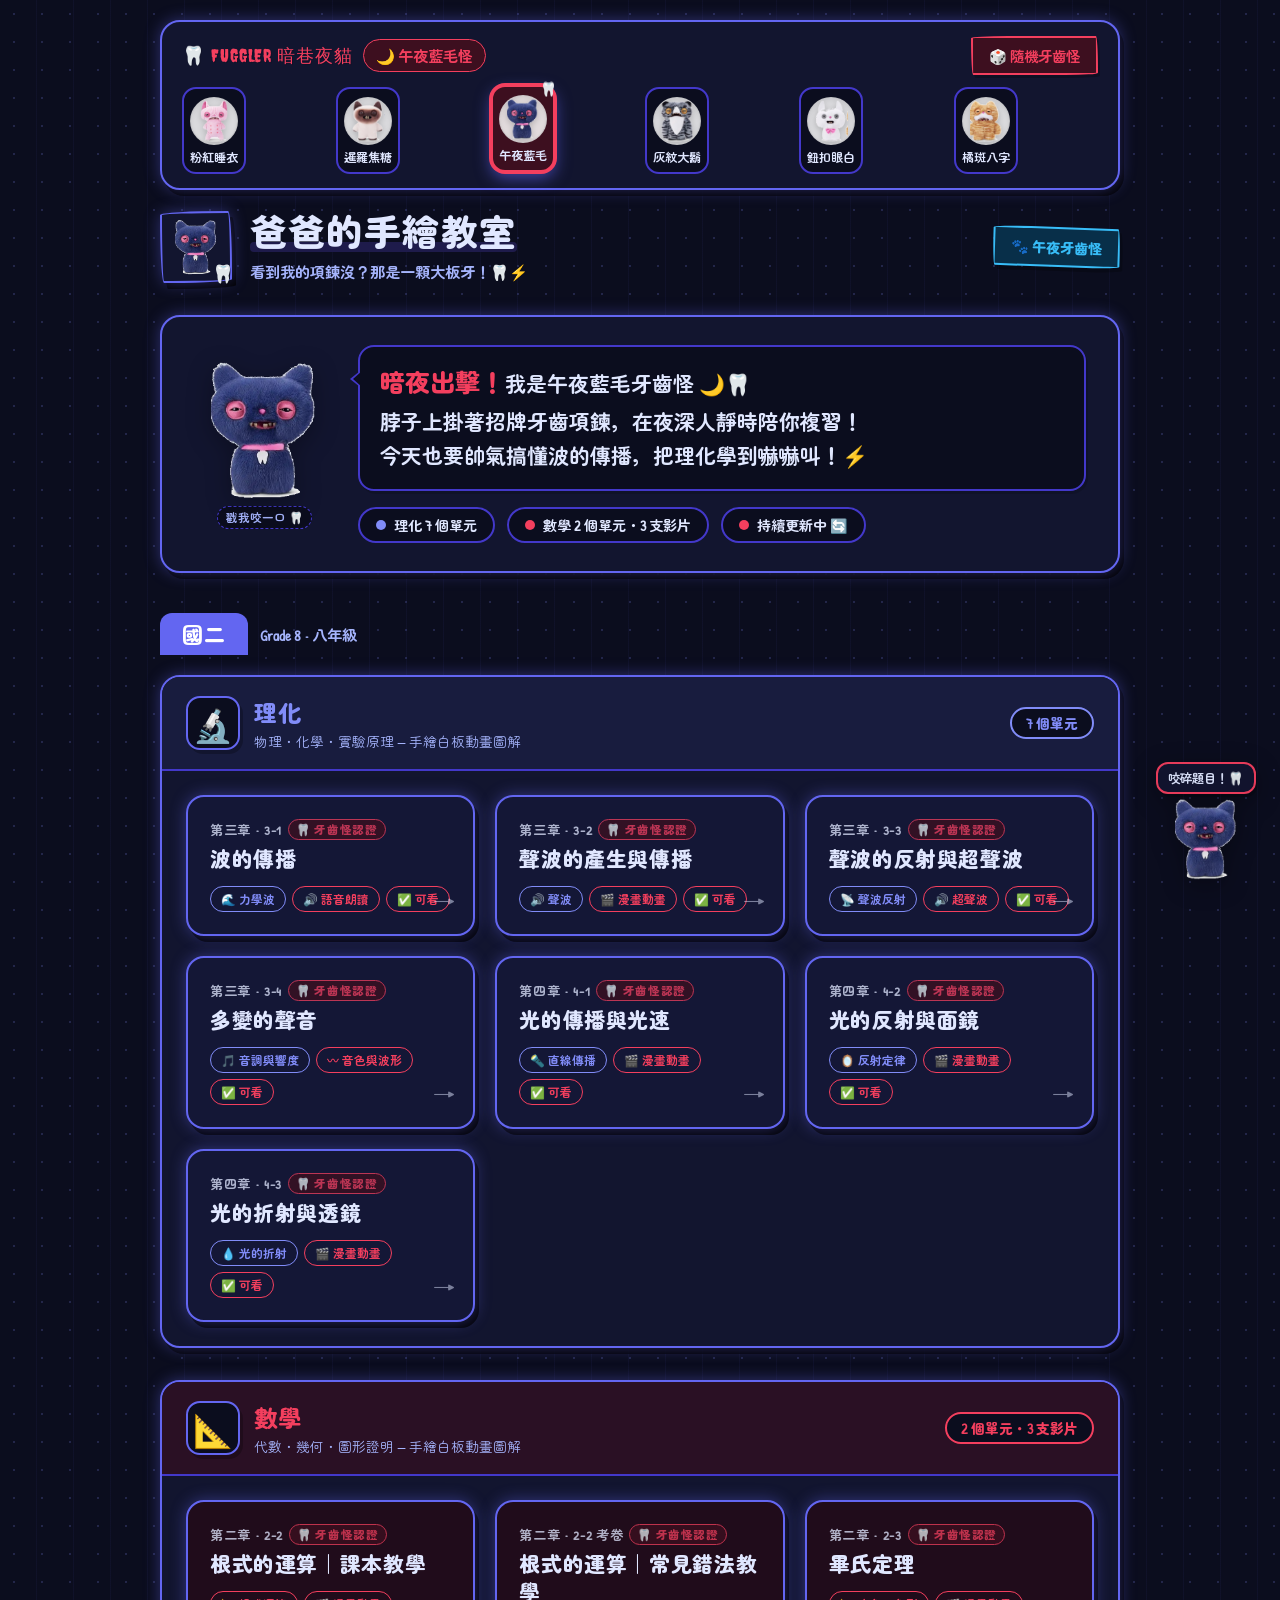
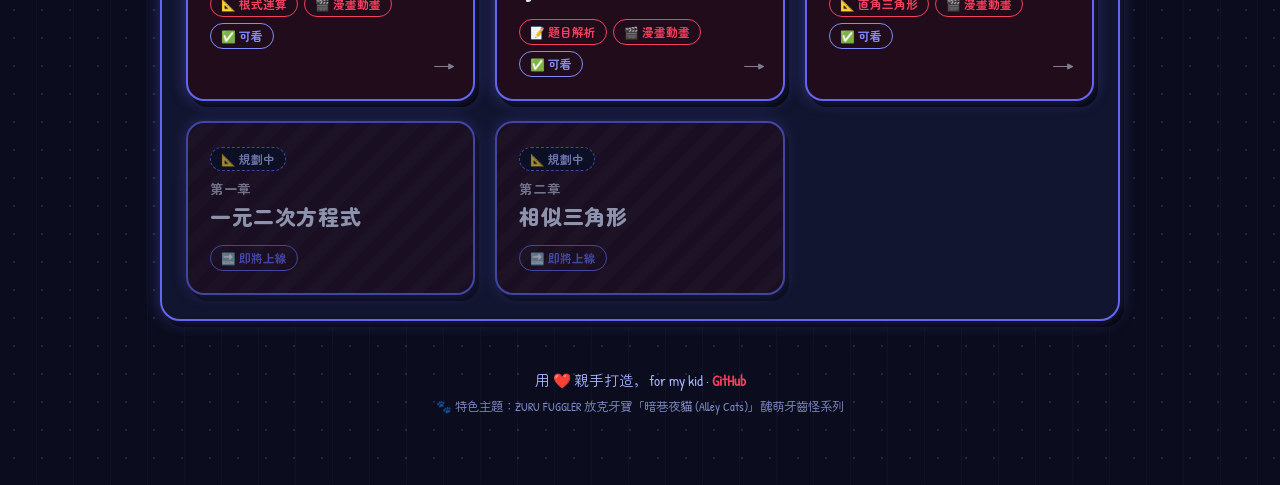
<file: index.html>
<!DOCTYPE html>
<html lang="zh-TW" data-theme="fuggler-pink">
<head>
  <meta charset="UTF-8">
  <meta name="viewport" content="width=device-width, initial-scale=1.0">
  <title>爸爸的手繪教室 | 國中影音學習 × 放克牙寶 牙齒怪</title>
  <meta name="description" content="爸爸親手打造的國中手繪動畫教室，結合 ZURU FUGGLER 放克牙寶（暗巷夜貓）醜萌牙齒怪主題，用生動圖解學理化、數學，讓孩子輕鬆看懂每一個章節。">
  <link rel="preconnect" href="https://fonts.googleapis.com">
  <link rel="preconnect" href="https://fonts.gstatic.com" crossorigin>
  <link href="https://fonts.googleapis.com/css2?family=Patrick+Hand&family=Zen+Maru+Gothic:wght@400;500;700;900&family=Noto+Sans+TC:wght@400;500;700;900&family=Creepster&display=swap" rel="stylesheet">
  <style>
    /* =============================================
       爸爸的手繪教室 - ZURU FUGGLER 牙齒怪主題系統
       6 隻暗巷夜貓（Alley Cats）醜萌牙齒怪專屬主題
       ============================================= */

    /* ── 共用 Token ── */
    :root {
      --font-hand: 'Patrick Hand', 'Zen Maru Gothic', 'Noto Sans TC', cursive, sans-serif;
      --font-body: 'Zen Maru Gothic', 'Noto Sans TC', system-ui, sans-serif;
      --font-monster: 'Creepster', 'Patrick Hand', cursive;
      --radius-doodle: 255px 15px 225px 15px / 15px 225px 15px 255px;
      --radius-card: 20px;
      --transition: background 0.4s ease, color 0.4s ease, border-color 0.35s ease, box-shadow 0.35s ease;
    }

    /* ══════════════════════════════════════════════
       🐾 牙齒怪 1：粉紅睡衣怪 (Pink Slumber Cat)
       睡衣排扣 · 垂眼皮 · 歪斜大白牙
    ══════════════════════════════════════════════ */
    [data-theme="fuggler-pink"] {
      --bg-canvas:      #fff0f5;
      --bg-board:       #ffffff;
      --bg-card:        #ffffff;
      --ink-primary:    #831843;
      --ink-muted:      #9d174d;
      --ink-light:      #f472b6;
      --accent:         #db2777;
      --accent-bg:      #fce7f3;
      --accent2:        #9333ea;
      --accent2-bg:     #fae8ff;
      --highlight:      #fef08a;
      --border:         2.5px solid #db2777;
      --shadow:         5px 6px 0px rgba(219, 39, 119, 0.35);
      --shadow-hover:   7px 9px 0px rgba(219, 39, 119, 0.55);
      --bg-pattern:     radial-gradient(#fbcfe8 1.5px, transparent 1.5px);
      --bg-pattern2:    radial-gradient(#f472b6 1px, transparent 1px);
      --pattern-size:   24px 24px, 48px 48px;
      --hero-bg:        #ffffff;
      --pill-border:    #fbcfe8;
      --science-hdr:    #fce7f3;
      --science-card:   #fff5f8;
      --science-color:  #db2777;
      --math-hdr:       #fae8ff;
      --math-card:      #fdf4ff;
      --math-color:     #9333ea;
      --tab-bg:         #db2777;
      --tab-color:      #ffffff;
      --badge-glow:     rgba(219, 39, 119, 0.4);
    }

    /* ══════════════════════════════════════════════
       🐾 牙齒怪 2：暹羅焦糖怪 (Mocha Siamese Cat)
       黑炭臉頰 · 烤棉花糖焦糖色 · 瞪大圓眼
    ══════════════════════════════════════════════ */
    [data-theme="fuggler-siamese"] {
      --bg-canvas:      #f7f2ec;
      --bg-board:       #ffffff;
      --bg-card:        #ffffff;
      --ink-primary:    #3e2723;
      --ink-muted:      #5d4037;
      --ink-light:      #8d6e63;
      --accent:         #795548;
      --accent-bg:      #efebe9;
      --accent2:        #d97706;
      --accent2-bg:     #fef3c7;
      --highlight:      #ffe082;
      --border:         2.5px solid #4e342e;
      --shadow:         5px 6px 0px rgba(78, 52, 46, 0.4);
      --shadow-hover:   7px 9px 0px rgba(78, 52, 46, 0.65);
      --bg-pattern:     radial-gradient(#d7ccc8 1.5px, transparent 1.5px);
      --bg-pattern2:    linear-gradient(45deg, rgba(141, 110, 99, 0.05) 25%, transparent 25%);
      --pattern-size:   26px 26px, 52px 52px;
      --hero-bg:        #ffffff;
      --pill-border:    #d7ccc8;
      --science-hdr:    #efebe9;
      --science-card:   #faf7f5;
      --science-color:  #5d4037;
      --math-hdr:       #fef3c7;
      --math-card:      #fffdfa;
      --math-color:     #b45309;
      --tab-bg:         #4e342e;
      --tab-color:      #ffffff;
      --badge-glow:     rgba(121, 85, 72, 0.4);
    }

    /* ══════════════════════════════════════════════
       🐾 牙齒怪 3：午夜藍毛怪 (Midnight Navy Cat)
       暗夜巷弄深藍 · 粉紅牙齒項鍊 · 賽博龐克微光
    ══════════════════════════════════════════════ */
    [data-theme="fuggler-blue"] {
      --bg-canvas:      #0b0d1e;
      --bg-board:       #12152f;
      --bg-card:        #181c3e;
      --ink-primary:    #e0e7ff;
      --ink-muted:      #a5b4fc;
      --ink-light:      #6366f1;
      --accent:         #f43f5e;        /* 項鍊粉紅 */
      --accent-bg:      #3d0f1f;
      --accent2:        #38bdf8;        /* 霓虹藍 */
      --accent2-bg:     #082f49;
      --highlight:      #1e1b4b;
      --border:         2.5px solid #6366f1;
      --shadow:         0 0 16px rgba(99, 102, 241, 0.4), 4px 6px 0 rgba(0, 0, 0, 0.85);
      --shadow-hover:   0 0 24px rgba(244, 63, 94, 0.6), 6px 8px 0 rgba(0, 0, 0, 0.95);
      --bg-pattern:     radial-gradient(rgba(129, 140, 248, 0.2) 1.5px, transparent 1.5px);
      --bg-pattern2:    repeating-linear-gradient(90deg, transparent, transparent 36px, rgba(99, 102, 241, 0.05) 36px, rgba(99, 102, 241, 0.05) 37px);
      --pattern-size:   28px 28px, auto;
      --hero-bg:        #12152f;
      --pill-border:    #4338ca;
      --science-hdr:    #181c3e;
      --science-card:   #141736;
      --science-color:  #818cf8;
      --math-hdr:       #2a1024;
      --math-card:      #200c1b;
      --math-color:     #f43f5e;
      --tab-bg:         #6366f1;
      --tab-color:      #ffffff;
      --badge-glow:     rgba(99, 102, 241, 0.6);
    }

    /* ══════════════════════════════════════════════
       🐾 牙齒怪 4：灰紋落腮鬍 (Striped Grizzle Cat)
       虎斑灰條紋 · 白胸毛落腮鬍 · 琥珀黃眼露牙
    ══════════════════════════════════════════════ */
    [data-theme="fuggler-gray"] {
      --bg-canvas:      #141923;
      --bg-board:       #1b2230;
      --bg-card:        #232c3d;
      --ink-primary:    #f8fafc;
      --ink-muted:      #cbd5e1;
      --ink-light:      #64748b;
      --accent:         #eab308;        /* 琥珀金眼 */
      --accent-bg:      #3f3107;
      --accent2:        #38bdf8;        /* 銀灰藍 */
      --accent2-bg:     #0c2e47;
      --highlight:      #1e293b;
      --border:         2.5px solid #94a3b8;
      --shadow:         0 0 14px rgba(234, 179, 8, 0.25), 4px 6px 0 rgba(0, 0, 0, 0.85);
      --shadow-hover:   0 0 22px rgba(234, 179, 8, 0.5), 6px 8px 0 rgba(0, 0, 0, 0.95);
      --bg-pattern:     radial-gradient(rgba(148, 163, 184, 0.18) 1.5px, transparent 1.5px);
      --bg-pattern2:    repeating-linear-gradient(45deg, transparent, transparent 20px, rgba(148, 163, 184, 0.03) 20px, rgba(148, 163, 184, 0.03) 40px);
      --pattern-size:   26px 26px, auto;
      --hero-bg:        #1b2230;
      --pill-border:    #475569;
      --science-hdr:    #232c3d;
      --science-card:   #1d2535;
      --science-color:  #facc15;
      --math-hdr:       #0e2d42;
      --math-card:      #112233;
      --math-color:     #38bdf8;
      --tab-bg:         #94a3b8;
      --tab-color:      #0f172a;
      --badge-glow:     rgba(234, 179, 8, 0.5);
    }

    /* ══════════════════════════════════════════════
       🐾 牙齒怪 5：鈕扣眼白怪 (Button-Eye Snow Cat)
       蓬鬆純白雪球 · 異色鈕扣眼 · 甜粉蝴蝶結
    ══════════════════════════════════════════════ */
    [data-theme="fuggler-white"] {
      --bg-canvas:      #f8fafc;
      --bg-board:       #ffffff;
      --bg-card:        #ffffff;
      --ink-primary:    #0f172a;
      --ink-muted:      #334155;
      --ink-light:      #64748b;
      --accent:         #ec4899;        /* 蝴蝶結粉 */
      --accent-bg:      #fce7f3;
      --accent2:        #6366f1;        /* 鈕扣眼縫線藍 */
      --accent2-bg:     #e0e7ff;
      --highlight:      #fef08a;
      --border:         2.5px solid #0f172a;
      --shadow:         5px 7px 0px rgba(15, 23, 42, 0.85);
      --shadow-hover:   7px 9px 0px rgba(15, 23, 42, 1);
      --bg-pattern:     radial-gradient(#cbd5e1 1.5px, transparent 1.5px);
      --bg-pattern2:    radial-gradient(#f472b6 1px, transparent 1px);
      --pattern-size:   24px 24px, 48px 48px;
      --hero-bg:        #ffffff;
      --pill-border:    #cbd5e1;
      --science-hdr:    #fce7f3;
      --science-card:   #fff7fa;
      --science-color:  #db2777;
      --math-hdr:       #e0e7ff;
      --math-card:      #f7f8ff;
      --math-color:     #4f46e5;
      --tab-bg:         #0f172a;
      --tab-color:      #ffffff;
      --badge-glow:     rgba(236, 72, 153, 0.4);
    }

    /* ══════════════════════════════════════════════
       🐾 牙齒怪 6：橘斑八字鬍 (Ginger Mustache Cat)
       熱血橘黃虎斑 · 蓬鬆大八字鬍 · 爆棚招牌暴牙
    ══════════════════════════════════════════════ */
    [data-theme="fuggler-orange"] {
      --bg-canvas:      #fff8f0;
      --bg-board:       #ffffff;
      --bg-card:        #ffffff;
      --ink-primary:    #7c2d12;
      --ink-muted:      #9a3412;
      --ink-light:      #ea580c;
      --accent:         #ea580c;
      --accent-bg:      #ffedd5;
      --accent2:        #d97706;
      --accent2-bg:     #fef3c7;
      --highlight:      #fde047;
      --border:         2.5px solid #9a3412;
      --shadow:         5px 6px 0px rgba(154, 52, 18, 0.4);
      --shadow-hover:   7px 9px 0px rgba(154, 52, 18, 0.65);
      --bg-pattern:     radial-gradient(#fed7aa 1.5px, transparent 1.5px);
      --bg-pattern2:    radial-gradient(#f59e0b 1px, transparent 1px);
      --pattern-size:   24px 24px, 48px 48px;
      --hero-bg:        #ffffff;
      --pill-border:    #fdba74;
      --science-hdr:    #ffedd5;
      --science-card:   #fffaf5;
      --science-color:  #c2410c;
      --math-hdr:       #fef3c7;
      --math-card:      #fffdf7;
      --math-color:     #b45309;
      --tab-bg:         #9a3412;
      --tab-color:      #ffffff;
      --badge-glow:     rgba(234, 88, 12, 0.4);
    }

    /* ══════════════════════════════════════════════
       全域基礎設定
    ══════════════════════════════════════════════ */
    *, *::before, *::after { box-sizing: border-box; margin: 0; padding: 0; }

    html { transition: var(--transition); scroll-behavior: smooth; }

    body {
      font-family: var(--font-body);
      background-color: var(--bg-canvas);
      background-image: var(--bg-pattern), var(--bg-pattern2);
      background-size: var(--pattern-size);
      color: var(--ink-primary);
      min-height: 100vh;
      padding: 20px 20px 70px;
      transition: background-color 0.45s ease, color 0.4s ease;
      position: relative;
      overflow-x: hidden;
    }

    /* ══════════════════════════════════════════════
       牙齒怪戰隊選擇列（Fuggler Roster Bar）
    ══════════════════════════════════════════════ */
    .fuggler-bar-wrapper {
      max-width: 960px;
      margin: 0 auto 20px;
      background: var(--bg-board);
      border: var(--border);
      border-radius: var(--radius-card);
      box-shadow: var(--shadow);
      padding: 14px 20px;
      transition: var(--transition);
    }

    .fuggler-bar-top {
      display: flex;
      align-items: center;
      justify-content: space-between;
      gap: 12px;
      margin-bottom: 12px;
      flex-wrap: wrap;
    }

    .fuggler-brand {
      display: flex;
      align-items: center;
      gap: 10px;
    }

    .fuggler-tag {
      font-family: var(--font-monster);
      font-size: 1.15rem;
      letter-spacing: 0.05em;
      color: var(--accent);
      text-shadow: 1px 1px 0 rgba(0,0,0,0.15);
      display: flex;
      align-items: center;
      gap: 6px;
    }

    .theme-active-name {
      font-family: var(--font-hand);
      font-size: 0.95rem;
      font-weight: 700;
      background: var(--accent-bg);
      color: var(--accent);
      padding: 4px 12px;
      border-radius: 999px;
      border: 1.5px solid var(--accent);
    }

    .bar-actions {
      display: flex;
      align-items: center;
      gap: 8px;
    }

    #btnShuffle {
      font-family: var(--font-hand);
      font-size: 0.9rem;
      font-weight: 700;
      padding: 7px 16px;
      background: var(--accent-bg);
      color: var(--accent);
      border: 2px solid var(--accent);
      border-radius: var(--radius-doodle);
      cursor: pointer;
      display: flex;
      align-items: center;
      gap: 6px;
      transition: all 0.15s ease;
      box-shadow: 2px 3px 0 rgba(0,0,0,0.25);
      white-space: nowrap;
    }

    #btnShuffle:hover {
      transform: translate(-1px, -1px) rotate(-2deg);
      box-shadow: 3px 5px 0 rgba(0,0,0,0.35);
    }

    #btnShuffle:active {
      transform: translate(1px, 1px);
      box-shadow: 1px 1px 0 rgba(0,0,0,0.2);
    }

    /* 6 隻牙齒怪頭像按鈕列 */
    .fuggler-roster {
      display: grid;
      grid-template-columns: repeat(6, 1fr);
      gap: 10px;
      list-style: none;
    }

    .roster-btn {
      background: var(--bg-canvas);
      border: 2px solid var(--pill-border);
      border-radius: 14px;
      padding: 8px 6px;
      cursor: pointer;
      display: flex;
      flex-direction: column;
      align-items: center;
      gap: 6px;
      transition: all 0.2s cubic-bezier(0.34, 1.56, 0.64, 1);
      position: relative;
      text-decoration: none;
      color: inherit;
    }

    .roster-btn:hover {
      transform: translateY(-4px) scale(1.05);
      border-color: var(--accent);
      box-shadow: 0 6px 14px var(--badge-glow);
    }

    .roster-btn.active {
      border-color: var(--accent);
      background: var(--accent-bg);
      box-shadow: 0 0 0 2px var(--accent), 0 6px 16px var(--badge-glow);
      transform: translateY(-2px);
    }

    .roster-btn.active::after {
      content: '🦷';
      position: absolute;
      top: -6px;
      right: -4px;
      font-size: 0.85rem;
      animation: tooth-bounce 1s ease-in-out infinite alternate;
    }

    @keyframes tooth-bounce {
      0% { transform: translateY(0) rotate(0deg); }
      100% { transform: translateY(-3px) rotate(15deg); }
    }

    .roster-avatar-box {
      width: 48px;
      height: 48px;
      border-radius: 50%;
      background: rgba(255, 255, 255, 0.85);
      display: flex;
      align-items: center;
      justify-content: center;
      overflow: hidden;
      border: 1.5px solid rgba(0, 0, 0, 0.1);
      box-shadow: inset 0 2px 4px rgba(0,0,0,0.08);
      position: relative;
    }

    .roster-avatar-img {
      width: 90%;
      height: 90%;
      object-fit: contain;
      filter: drop-shadow(0 2px 3px rgba(0,0,0,0.2));
      transition: transform 0.2s ease;
    }

    .roster-btn:hover .roster-avatar-img {
      transform: scale(1.15) rotate(4deg);
    }

    .roster-name {
      font-family: var(--font-hand);
      font-size: 0.76rem;
      font-weight: 700;
      white-space: nowrap;
      color: var(--ink-primary);
      text-align: center;
      line-height: 1.1;
    }

    /* ══════════════════════════════════════════════
       Header
    ══════════════════════════════════════════════ */
    header {
      max-width: 960px;
      margin: 0 auto 32px;
      display: flex;
      align-items: center;
      gap: 18px;
    }

    .logo-box {
      width: 72px;
      height: 72px;
      border-radius: var(--radius-doodle);
      background: var(--bg-board);
      border: var(--border);
      box-shadow: var(--shadow);
      display: flex;
      align-items: center;
      justify-content: center;
      position: relative;
      flex-shrink: 0;
      cursor: pointer;
      transition: transform 0.2s ease, box-shadow 0.2s ease;
    }

    .logo-box:hover {
      transform: scale(1.08) rotate(-4deg);
    }

    .logo-cat-img {
      width: 82%;
      height: 82%;
      object-fit: contain;
      animation: cat-bob 3s ease-in-out infinite;
    }

    @keyframes cat-bob {
      0%, 100% { transform: translateY(0) rotate(-2deg); }
      50%      { transform: translateY(-4px) rotate(3deg); }
    }

    .logo-tooth-badge {
      position: absolute;
      bottom: -4px;
      right: -4px;
      font-size: 1.1rem;
      filter: drop-shadow(1px 2px 0 rgba(0,0,0,0.3));
    }

    .header-text h1 {
      font-family: var(--font-monster), var(--font-hand);
      font-size: clamp(1.6rem, 4vw, 2.3rem);
      font-weight: 900;
      line-height: 1.25;
      color: var(--ink-primary);
      position: relative;
      display: inline-block;
      letter-spacing: 0.03em;
      transition: color 0.4s;
    }

    .header-text h1 .underline {
      position: relative;
      z-index: 1;
    }

    .header-text h1 .underline::after {
      content: '';
      position: absolute;
      left: 0; bottom: 2px;
      width: 100%; height: 10px;
      background: var(--highlight);
      z-index: -1;
      border-radius: 4px;
      transition: background 0.4s;
    }

    .header-text p {
      font-size: 0.95rem;
      color: var(--ink-muted);
      margin-top: 4px;
      font-family: var(--font-hand);
      font-weight: 700;
      transition: color 0.4s;
    }

    .stamp-badge {
      margin-left: auto;
      background: var(--accent2-bg);
      border: var(--border);
      border-color: var(--accent2);
      border-radius: var(--radius-doodle);
      padding: 8px 16px;
      font-family: var(--font-hand);
      font-size: 0.88rem;
      font-weight: 900;
      color: var(--accent2);
      transform: rotate(2deg);
      box-shadow: 3px 4px 0 rgba(0,0,0,0.25);
      white-space: nowrap;
      transition: all 0.4s;
    }

    /* ══════════════════════════════════════════════
       Hero Banner（互動牙齒怪對話區）
    ══════════════════════════════════════════════ */
    .hero {
      max-width: 960px;
      margin: 0 auto 40px;
      background: var(--hero-bg);
      border: var(--border);
      border-radius: var(--radius-card);
      box-shadow: var(--shadow);
      padding: 28px 32px;
      position: relative;
      overflow: hidden;
      display: grid;
      grid-template-columns: 140px 1fr;
      gap: 24px;
      align-items: center;
      transition: var(--transition);
    }

    /* 牙齒怪展示主體 */
    .hero-mascot-wrapper {
      position: relative;
      display: flex;
      flex-direction: column;
      align-items: center;
      justify-content: center;
      cursor: pointer;
    }

    .hero-mascot-img {
      width: 125px;
      height: 140px;
      object-fit: contain;
      filter: drop-shadow(0 6px 12px rgba(0,0,0,0.3));
      transition: transform 0.25s cubic-bezier(0.34, 1.56, 0.64, 1);
      user-select: none;
    }

    .hero-mascot-wrapper:hover .hero-mascot-img {
      transform: scale(1.1) rotate(4deg);
    }

    .hero-mascot-wrapper:active .hero-mascot-img {
      transform: scale(0.95) rotate(-6deg);
    }

    .mascot-click-hint {
      margin-top: 6px;
      font-family: var(--font-hand);
      font-size: 0.72rem;
      font-weight: 700;
      color: var(--ink-muted);
      background: var(--bg-canvas);
      padding: 2px 8px;
      border-radius: 999px;
      border: 1px dashed var(--pill-border);
      white-space: nowrap;
    }

    /* 對話內容 */
    .hero-content {
      position: relative;
      z-index: 2;
    }

    .hero-bubble-box {
      background: var(--bg-canvas);
      border: 2px solid var(--pill-border);
      border-radius: 16px;
      padding: 16px 20px;
      position: relative;
      margin-bottom: 16px;
      box-shadow: 2px 3px 0 rgba(0,0,0,0.15);
    }

    .hero-bubble-box::before {
      content: '';
      position: absolute;
      left: -10px;
      top: 24px;
      width: 0;
      height: 0;
      border-top: 8px solid transparent;
      border-bottom: 8px solid transparent;
      border-right: 10px solid var(--pill-border);
    }

    .hero-bubble-box::after {
      content: '';
      position: absolute;
      left: -7px;
      top: 24px;
      width: 0;
      height: 0;
      border-top: 8px solid transparent;
      border-bottom: 8px solid transparent;
      border-right: 9px solid var(--bg-canvas);
    }

    .hero-title {
      font-family: var(--font-hand);
      font-size: clamp(1.05rem, 2.2vw, 1.3rem);
      font-weight: 700;
      line-height: 1.65;
      color: var(--ink-primary);
      transition: color 0.4s;
    }

    .hero-title .hi {
      color: var(--accent);
      font-size: 1.2em;
      font-weight: 900;
      transition: color 0.4s;
    }

    .hero-stats {
      display: flex;
      gap: 12px;
      flex-wrap: wrap;
    }

    .stat-pill {
      display: flex;
      align-items: center;
      gap: 8px;
      background: var(--bg-canvas);
      border: 2px solid var(--pill-border);
      border-radius: 999px;
      padding: 6px 16px;
      font-family: var(--font-hand);
      font-size: 0.88rem;
      font-weight: 700;
      color: var(--ink-primary);
      transition: all 0.4s;
    }

    .stat-pill .dot {
      width: 10px;
      height: 10px;
      border-radius: 50%;
    }

    /* ══════════════════════════════════════════════
       Section Title
    ══════════════════════════════════════════════ */
    .section-title {
      max-width: 960px;
      margin: 0 auto 20px;
      display: flex;
      align-items: center;
      gap: 12px;
    }

    .section-title .tab-label {
      font-family: var(--font-monster), var(--font-hand);
      font-size: 1.3rem;
      font-weight: 900;
      background: var(--tab-bg);
      color: var(--tab-color);
      padding: 6px 22px;
      border-radius: 12px 12px 0 0;
      letter-spacing: 0.05em;
      transition: background 0.4s, color 0.4s;
    }

    .section-title .grade-label {
      font-family: var(--font-hand);
      font-size: 0.95rem;
      color: var(--ink-muted);
      font-weight: 700;
      transition: color 0.4s;
    }

    /* ══════════════════════════════════════════════
       Subject Groups
    ══════════════════════════════════════════════ */
    .subjects-wrapper {
      max-width: 960px;
      margin: 0 auto 48px;
    }

    .subject-group {
      background: var(--bg-board);
      border: var(--border);
      border-radius: var(--radius-card);
      box-shadow: var(--shadow);
      margin-bottom: 32px;
      overflow: hidden;
      transition: var(--transition);
    }

    .subject-header {
      display: flex;
      align-items: center;
      gap: 14px;
      padding: 18px 24px;
      border-bottom: 2px solid var(--pill-border);
      transition: background 0.4s, border-color 0.4s;
    }

    .subject-icon {
      font-size: 2rem;
      width: 54px;
      height: 54px;
      border-radius: 14px;
      border: var(--border);
      display: flex;
      align-items: center;
      justify-content: center;
      flex-shrink: 0;
      background: var(--bg-canvas);
      box-shadow: 3px 4px 0 rgba(0,0,0,0.25);
      transition: all 0.4s;
    }

    .subject-info h2 {
      font-family: var(--font-monster), var(--font-hand);
      font-size: 1.45rem;
      font-weight: 900;
      letter-spacing: 0.04em;
      transition: color 0.4s;
    }

    .subject-info p {
      font-size: 0.85rem;
      color: var(--ink-muted);
      margin-top: 2px;
      font-family: var(--font-hand);
      transition: color 0.4s;
    }

    .subject-count {
      margin-left: auto;
      font-family: var(--font-hand);
      font-size: 0.85rem;
      font-weight: 900;
      padding: 4px 14px;
      border-radius: 999px;
      border: 2px solid;
      background: var(--bg-canvas);
      transition: all 0.4s;
    }

    /* 理化 */
    .group-science .subject-header { background: var(--science-hdr); }
    .group-science .subject-info h2 { color: var(--science-color); }
    .group-science .subject-count { color: var(--science-color); border-color: var(--science-color); }
    .group-science .lesson-card  { background: var(--science-card); }

    /* 數學 */
    .group-math .subject-header { background: var(--math-hdr); }
    .group-math .subject-info h2 { color: var(--math-color); }
    .group-math .subject-count  { color: var(--math-color); border-color: var(--math-color); }
    .group-math .lesson-card    { background: var(--math-card); }

    /* ══════════════════════════════════════════════
       Lesson Cards
    ══════════════════════════════════════════════ */
    .lessons-grid {
      display: grid;
      grid-template-columns: repeat(auto-fill, minmax(260px, 1fr));
      gap: 20px;
      padding: 24px;
    }

    .lesson-card {
      border: var(--border);
      border-radius: 18px;
      padding: 22px;
      cursor: pointer;
      text-decoration: none;
      color: var(--ink-primary);
      transition: transform 0.18s ease, box-shadow 0.18s ease, background 0.4s, border-color 0.4s;
      box-shadow: var(--shadow);
      position: relative;
      display: block;
      overflow: hidden;
    }

    .lesson-card:hover {
      transform: translate(-3px, -3px) rotate(-0.5deg);
      box-shadow: var(--shadow-hover);
    }

    .lesson-card:active {
      transform: translate(2px, 2px);
    }

    .lesson-card .card-chapter {
      font-family: var(--font-hand);
      font-size: 0.82rem;
      font-weight: 700;
      letter-spacing: 0.05em;
      opacity: 0.75;
      margin-bottom: 6px;
      display: flex;
      align-items: center;
      gap: 6px;
    }

    .card-fuggler-stamp {
      font-size: 0.72rem;
      background: var(--accent-bg);
      color: var(--accent);
      border: 1px solid var(--accent);
      border-radius: 999px;
      padding: 1px 7px;
      font-weight: 900;
    }

    .lesson-card .card-title {
      font-family: var(--font-monster), var(--font-hand);
      font-size: 1.3rem;
      font-weight: 900;
      line-height: 1.35;
      margin-bottom: 12px;
      letter-spacing: 0.03em;
    }

    .lesson-card .card-tags {
      display: flex;
      flex-wrap: wrap;
      gap: 6px;
    }

    .tag {
      font-family: var(--font-hand);
      font-size: 0.74rem;
      font-weight: 700;
      padding: 3px 10px;
      border-radius: 999px;
      border: 1.5px solid currentColor;
    }

    .lesson-card .card-arrow {
      position: absolute;
      right: 18px;
      bottom: 18px;
      font-size: 1.4rem;
      opacity: 0.5;
      transition: opacity 0.18s, transform 0.18s;
    }

    .lesson-card:hover .card-arrow {
      opacity: 1;
      transform: translateX(5px) scale(1.15);
    }

    /* Coming Soon Cards */
    .lesson-card.coming-soon {
      opacity: 0.6;
      cursor: default;
      background-image: repeating-linear-gradient(
        -45deg, transparent, transparent 12px,
        rgba(128,128,128,0.05) 12px, rgba(128,128,128,0.05) 24px
      );
    }

    .lesson-card.coming-soon:hover {
      transform: none;
      box-shadow: var(--shadow);
    }

    .coming-badge {
      display: inline-block;
      font-family: var(--font-hand);
      font-size: 0.74rem;
      font-weight: 700;
      background: var(--bg-canvas);
      border: 1.5px dashed var(--ink-light);
      border-radius: 999px;
      padding: 2px 10px;
      color: var(--ink-muted);
      margin-bottom: 8px;
      transition: all 0.4s;
    }

    /* ══════════════════════════════════════════════
       右下角漂浮伴讀牙齒怪 (Floating Mascot)
    ══════════════════════════════════════════════ */
    .corner-monster {
      position: fixed;
      bottom: 20px;
      right: 24px;
      z-index: 100;
      cursor: pointer;
      display: flex;
      flex-direction: column;
      align-items: center;
      transition: transform 0.2s ease;
      filter: drop-shadow(0 6px 12px rgba(0,0,0,0.35));
    }

    .corner-monster:hover {
      transform: translateY(-8px) scale(1.08);
    }

    .corner-bubble {
      background: var(--bg-board);
      color: var(--ink-primary);
      border: 2px solid var(--accent);
      border-radius: 12px;
      padding: 5px 10px;
      font-family: var(--font-hand);
      font-size: 0.78rem;
      font-weight: 700;
      margin-bottom: 4px;
      box-shadow: 2px 3px 0 rgba(0,0,0,0.2);
      white-space: nowrap;
      pointer-events: none;
      opacity: 0.95;
      animation: bubble-float 2s ease-in-out infinite alternate;
    }

    @keyframes bubble-float {
      0% { transform: translateY(0); }
      100% { transform: translateY(-3px); }
    }

    .corner-monster-img {
      width: 72px;
      height: 82px;
      object-fit: contain;
      user-select: none;
      animation: corner-wiggle 4s ease-in-out infinite;
    }

    @keyframes corner-wiggle {
      0%, 100% { transform: rotate(-3deg); }
      50%      { transform: rotate(4deg); }
    }

    /* ══════════════════════════════════════════════
       Footer
    ══════════════════════════════════════════════ */
    footer {
      max-width: 960px;
      margin: 0 auto;
      text-align: center;
      font-family: var(--font-hand);
      font-size: 0.92rem;
      color: var(--ink-muted);
      transition: color 0.4s;
    }

    footer a {
      color: var(--accent);
      text-decoration: none;
      font-weight: 700;
      transition: color 0.4s;
    }

    footer a:hover {
      text-decoration: underline;
    }

    .fuggler-footer-note {
      margin-top: 6px;
      font-size: 0.78rem;
      opacity: 0.75;
    }

    /* ══════════════════════════════════════════════
       RWD（iPad 與手機支援）
    ══════════════════════════════════════════════ */
    @media (min-width: 601px) and (max-width: 1024px) {
      body { padding: 18px 20px 80px; }
      .hero { padding: 24px; gap: 20px; }
      .hero-mascot-img { width: 110px; height: 125px; }
      .lessons-grid { grid-template-columns: repeat(2, 1fr); gap: 16px; }
      .lesson-card { padding: 20px; min-height: 130px; }
      .roster-btn { padding: 6px 4px; }
      .roster-avatar-box { width: 42px; height: 42px; }
      .corner-monster-img { width: 64px; height: 74px; }
    }

    @media (max-width: 600px) {
      header { flex-wrap: wrap; gap: 12px; }
      .stamp-badge { margin-left: 0; }
      .hero {
        grid-template-columns: 1fr;
        padding: 20px 16px;
        text-align: center;
      }
      .hero-mascot-wrapper { margin-bottom: 8px; }
      .hero-bubble-box::before, .hero-bubble-box::after { display: none; }
      .hero-stats { justify-content: center; }
      .fuggler-roster {
        grid-template-columns: repeat(3, 1fr);
        gap: 8px;
      }
      .lessons-grid { grid-template-columns: 1fr; padding: 16px; }
      .subject-header { flex-wrap: wrap; }
      .corner-monster { bottom: 12px; right: 12px; }
      .corner-monster-img { width: 56px; height: 64px; }
      .corner-bubble { display: none; }
    }
  </style>
</head>
<body>

  <!-- ── 牙齒怪戰隊選擇列 ── -->
  <div class="fuggler-bar-wrapper">
    <div class="fuggler-bar-top">
      <div class="fuggler-brand">
        <span class="fuggler-tag">🦷 FUGGLER 暗巷夜貓</span>
        <span class="theme-active-name" id="themeActiveName">💖 粉紅睡衣怪</span>
      </div>
      <div class="bar-actions">
        <button id="btnShuffle" title="隨機召喚一隻牙齒怪！">🎲 隨機牙齒怪</button>
      </div>
    </div>

    <!-- 6 隻牙齒怪點選頭像按鈕 -->
    <ul class="fuggler-roster" id="fugglerRoster" role="tablist">
      <!-- 由 JS 動態產生或載入 -->
    </ul>
  </div>

  <!-- ── Header ── -->
  <header>
    <div class="logo-box" id="logoBox" title="點我聽牙齒怪咬一口！">
      <img id="logoCatImg" src="assets/fugglers/fuggler_pink.png" class="logo-cat-img" alt="牙齒怪頭像" />
      <span class="logo-tooth-badge">🦷</span>
    </div>
    <div class="header-text">
      <h1><span class="underline" id="siteTitle">爸爸的手繪教室</span></h1>
      <p id="siteSubtitle">用動畫圖解，陪你看懂每一道題 🎯</p>
    </div>
    <div class="stamp-badge" id="stampBadge">🐾 放克牙寶 牙齒怪</div>
  </header>

  <!-- ── Hero Banner（牙齒怪對話區） ── -->
  <div class="hero">
    <div class="hero-mascot-wrapper" id="heroMascotBox" title="戳一下牙齒怪！">
      <img id="heroMascotImg" src="assets/fugglers/fuggler_pink.png" alt="當前主題牙齒怪" class="hero-mascot-img" />
      <span class="mascot-click-hint">戳我咬一口 🦷</span>
    </div>
    <div class="hero-content">
      <div class="hero-bubble-box">
        <p class="hero-title" id="heroTitle">
          <span class="hi">哈囉小主人！</span>我是粉紅睡衣牙齒怪 🦷💕<br>
          每一個單元都是爸爸精心錄製的<strong>手繪動畫影片</strong>，配音、圖解、例題一次搞定。<br>
          跟我一起把理化公式咬碎吞下去，不懂的地方隨時暫停反覆看！💪
        </p>
      </div>
      <div class="hero-stats">
        <div class="stat-pill">
          <span class="dot" style="background:var(--science-color)"></span>
          理化 7 個單元
        </div>
        <div class="stat-pill">
          <span class="dot" style="background:var(--math-color)"></span>
          數學 2 個單元・3 支影片
        </div>
        <div class="stat-pill">
          <span class="dot" style="background:var(--accent)"></span>
          持續更新中 🔄
        </div>
      </div>
    </div>
  </div>

  <!-- ── 國二 ── -->
  <div class="section-title">
    <div class="tab-label">國二</div>
    <div class="grade-label">Grade 8 • 八年級</div>
  </div>

  <div class="subjects-wrapper">

    <!-- 理化 -->
    <div class="subject-group group-science">
      <div class="subject-header">
        <div class="subject-icon">🔬</div>
        <div class="subject-info">
          <h2>理化</h2>
          <p>物理・化學・實驗原理 — 手繪白板動畫圖解</p>
        </div>
        <div class="subject-count">7 個單元</div>
      </div>

      <div class="lessons-grid">
        <a class="lesson-card" href="https://youtu.be/c4oZu9dAaRk" target="_blank" rel="noopener noreferrer">
          <div class="card-chapter">
            <span>第三章 • 3-1</span>
            <span class="card-fuggler-stamp">🦷 牙齒怪認證</span>
          </div>
          <div class="card-title">波的傳播</div>
          <div class="card-tags">
            <span class="tag" style="color:var(--science-color);border-color:var(--science-color);">🌊 力學波</span>
            <span class="tag" style="color:var(--accent);border-color:var(--accent);">🔊 語音朗讀</span>
            <span class="tag" style="color:var(--math-color);border-color:var(--math-color);">✅ 可看</span>
          </div>
          <div class="card-arrow">→</div>
        </a>

        <a class="lesson-card" href="https://youtu.be/2Xrom7AewQg" target="_blank" rel="noopener noreferrer">
          <div class="card-chapter">
            <span>第三章 • 3-2</span>
            <span class="card-fuggler-stamp">🦷 牙齒怪認證</span>
          </div>
          <div class="card-title">聲波的產生與傳播</div>
          <div class="card-tags">
            <span class="tag" style="color:var(--science-color);border-color:var(--science-color);">🔊 聲波</span>
            <span class="tag" style="color:var(--accent);border-color:var(--accent);">🎬 漫畫動畫</span>
            <span class="tag" style="color:var(--math-color);border-color:var(--math-color);">✅ 可看</span>
          </div>
          <div class="card-arrow">→</div>
        </a>

        <a class="lesson-card" href="https://youtu.be/bzvXL8pnTB4" target="_blank" rel="noopener noreferrer">
          <div class="card-chapter">
            <span>第三章 • 3-3</span>
            <span class="card-fuggler-stamp">🦷 牙齒怪認證</span>
          </div>
          <div class="card-title">聲波的反射與超聲波</div>
          <div class="card-tags">
            <span class="tag" style="color:var(--science-color);border-color:var(--science-color);">📡 聲波反射</span>
            <span class="tag" style="color:var(--accent);border-color:var(--accent);">🔊 超聲波</span>
            <span class="tag" style="color:var(--math-color);border-color:var(--math-color);">✅ 可看</span>
          </div>
          <div class="card-arrow">→</div>
        </a>

        <a class="lesson-card" href="https://youtu.be/9YcQ8d4dhY0" target="_blank" rel="noopener noreferrer">
          <div class="card-chapter">
            <span>第三章 • 3-4</span>
            <span class="card-fuggler-stamp">🦷 牙齒怪認證</span>
          </div>
          <div class="card-title">多變的聲音</div>
          <div class="card-tags">
            <span class="tag" style="color:var(--science-color);border-color:var(--science-color);">🎵 音調與響度</span>
            <span class="tag" style="color:var(--accent);border-color:var(--accent);">〰️ 音色與波形</span>
            <span class="tag" style="color:var(--math-color);border-color:var(--math-color);">✅ 可看</span>
          </div>
          <div class="card-arrow">→</div>
        </a>

        <a class="lesson-card" href="https://youtu.be/I9mU5YJgzbY" target="_blank" rel="noopener noreferrer">
          <div class="card-chapter">
            <span>第四章 • 4-1</span>
            <span class="card-fuggler-stamp">🦷 牙齒怪認證</span>
          </div>
          <div class="card-title">光的傳播與光速</div>
          <div class="card-tags">
            <span class="tag" style="color:var(--science-color);border-color:var(--science-color);">🔦 直線傳播</span>
            <span class="tag" style="color:var(--accent);border-color:var(--accent);">🎬 漫畫動畫</span>
            <span class="tag" style="color:var(--math-color);border-color:var(--math-color);">✅ 可看</span>
          </div>
          <div class="card-arrow">→</div>
        </a>

        <a class="lesson-card" href="https://youtu.be/CWtLBYDW2Sc" target="_blank" rel="noopener noreferrer">
          <div class="card-chapter">
            <span>第四章 • 4-2</span>
            <span class="card-fuggler-stamp">🦷 牙齒怪認證</span>
          </div>
          <div class="card-title">光的反射與面鏡</div>
          <div class="card-tags">
            <span class="tag" style="color:var(--science-color);border-color:var(--science-color);">🪞 反射定律</span>
            <span class="tag" style="color:var(--accent);border-color:var(--accent);">🎬 漫畫動畫</span>
            <span class="tag" style="color:var(--math-color);border-color:var(--math-color);">✅ 可看</span>
          </div>
          <div class="card-arrow">→</div>
        </a>

        <a class="lesson-card" href="https://youtu.be/oFnkssLIQe8" target="_blank" rel="noopener noreferrer">
          <div class="card-chapter">
            <span>第四章 • 4-3</span>
            <span class="card-fuggler-stamp">🦷 牙齒怪認證</span>
          </div>
          <div class="card-title">光的折射與透鏡</div>
          <div class="card-tags">
            <span class="tag" style="color:var(--science-color);border-color:var(--science-color);">💧 光的折射</span>
            <span class="tag" style="color:var(--accent);border-color:var(--accent);">🎬 漫畫動畫</span>
            <span class="tag" style="color:var(--math-color);border-color:var(--math-color);">✅ 可看</span>
          </div>
          <div class="card-arrow">→</div>
        </a>
      </div>
    </div>

    <!-- 數學 -->
    <div class="subject-group group-math">
      <div class="subject-header">
        <div class="subject-icon">📐</div>
        <div class="subject-info">
          <h2>數學</h2>
          <p>代數・幾何・圖形證明 — 手繪白板動畫圖解</p>
        </div>
        <div class="subject-count">2 個單元・3 支影片</div>
      </div>

      <div class="lessons-grid">
        <a class="lesson-card" href="https://youtu.be/A8_q92ao9D0" target="_blank" rel="noopener noreferrer">
          <div class="card-chapter">
            <span>第二章 • 2-2</span>
            <span class="card-fuggler-stamp">🦷 牙齒怪認證</span>
          </div>
          <div class="card-title">根式的運算｜課本教學</div>
          <div class="card-tags">
            <span class="tag" style="color:var(--math-color);border-color:var(--math-color);">📐 根式運算</span>
            <span class="tag" style="color:var(--accent);border-color:var(--accent);">🎬 漫畫動畫</span>
            <span class="tag" style="color:var(--science-color);border-color:var(--science-color);">✅ 可看</span>
          </div>
          <div class="card-arrow">→</div>
        </a>

        <a class="lesson-card" href="https://youtu.be/ZX4qBiwFG1A" target="_blank" rel="noopener noreferrer">
          <div class="card-chapter">
            <span>第二章 • 2-2 考卷</span>
            <span class="card-fuggler-stamp">🦷 牙齒怪認證</span>
          </div>
          <div class="card-title">根式的運算｜常見錯法教學</div>
          <div class="card-tags">
            <span class="tag" style="color:var(--math-color);border-color:var(--math-color);">📝 題目解析</span>
            <span class="tag" style="color:var(--accent);border-color:var(--accent);">🎬 漫畫動畫</span>
            <span class="tag" style="color:var(--science-color);border-color:var(--science-color);">✅ 可看</span>
          </div>
          <div class="card-arrow">→</div>
        </a>

        <a class="lesson-card" href="https://youtu.be/pMkFuj9pVq8" target="_blank" rel="noopener noreferrer">
          <div class="card-chapter">
            <span>第二章 • 2-3</span>
            <span class="card-fuggler-stamp">🦷 牙齒怪認證</span>
          </div>
          <div class="card-title">畢氏定理</div>
          <div class="card-tags">
            <span class="tag" style="color:var(--math-color);border-color:var(--math-color);">📐 直角三角形</span>
            <span class="tag" style="color:var(--accent);border-color:var(--accent);">🎬 漫畫動畫</span>
            <span class="tag" style="color:var(--science-color);border-color:var(--science-color);">✅ 可看</span>
          </div>
          <div class="card-arrow">→</div>
        </a>

        <div class="lesson-card coming-soon">
          <span class="coming-badge">📐 規劃中</span>
          <div class="card-chapter">第一章</div>
          <div class="card-title">一元二次方程式</div>
          <div class="card-tags">
            <span class="tag" style="color:var(--ink-light);border-color:var(--ink-light);">🔜 即將上線</span>
          </div>
        </div>

        <div class="lesson-card coming-soon">
          <span class="coming-badge">📐 規劃中</span>
          <div class="card-chapter">第二章</div>
          <div class="card-title">相似三角形</div>
          <div class="card-tags">
            <span class="tag" style="color:var(--ink-light);border-color:var(--ink-light);">🔜 即將上線</span>
          </div>
        </div>
      </div>
    </div>

  </div>

  <!-- ── 伴讀浮動牙齒怪 ── -->
  <div class="corner-monster" id="cornerMonster" title="戳我咬一口！">
    <div class="corner-bubble" id="cornerBubble">咬碎題目！🦷</div>
    <img id="cornerMonsterImg" class="corner-monster-img" src="assets/fugglers/fuggler_pink.png" alt="伴讀牙齒怪" />
  </div>

  <!-- ── Footer ── -->
  <footer>
    <p>用 ❤️ 親手打造，for my kid ·
      <a href="https://github.com/WilliamKHWang/junior_high_school" target="_blank" rel="noopener noreferrer">GitHub</a>
    </p>
    <p class="fuggler-footer-note">
      🐾 特色主題：ZURU FUGGLER 放克牙寶「暗巷夜貓 (Alley Cats)」醜萌牙齒怪系列
    </p>
  </footer>

  <!-- ══════════════════════════════════════════
       牙齒怪主題系統 JavaScript
  ══════════════════════════════════════════ -->
  <script>
    // 6 隻暗巷夜貓牙齒怪主題資料配置
    const FUGGLER_THEMES = [
      {
        id: 'fuggler-pink',
        name: '💖 粉紅睡衣怪',
        shortName: '粉紅睡衣',
        img: 'assets/fugglers/fuggler_pink.png',
        subtitle: '穿睡衣也有一整排大真牙！🦷💤',
        badge: '🐾 睡衣牙齒怪',
        heroMsg: '<span class="hi">哈囉小主人！</span>我是粉紅睡衣牙齒怪 🦷💕<br>雖然我眼睛睜不太開，但我的腦袋可靈光了！<br>快跟我一起把理化公式咬碎吞下去，不懂的地方反覆看就通囉！💪',
        quotes: [
          '🦷 嘎吱嘎吱～知識真好吃！',
          '你有看到我整齊漂亮的白牙齒嗎？😁',
          '這題連我這隻怪獸都能算出來！',
          '雖然我很醜，但我解題超溫柔～💕',
          '穿著睡衣也要拿滿分！衝呀！'
        ]
      },
      {
        id: 'fuggler-siamese',
        name: '🍫 暹羅焦糖怪',
        shortName: '暹羅焦糖',
        img: 'assets/fugglers/fuggler_siamese.png',
        subtitle: '臉黑不是曬黑的，是讀書烤焦的！😼🦷',
        badge: '🐾 焦糖牙齒怪',
        heroMsg: '<span class="hi">喵～牙齒露出來！</span>我是暹羅焦糖牙齒怪 🍫🦷<br>專治各種解不開的理化魔王題，跟著我的節奏，一步一步把難題啃光光！<br>遇到大考不要慌，露出大牙笑一個！😼',
        quotes: [
          '臉黑是讀書烤焦的，牙齒白是認真的！🦷',
          '咬一口理化，滿滿的知識焦糖香～🍫',
          '別看我眼睛呆呆的，算波長快得很！',
          '把所有不會的題目，統統交給我咬爛！',
          '讀累了記得吃塊巧克力補充腦力！'
        ]
      },
      {
        id: 'fuggler-blue',
        name: '🌙 午夜藍毛怪',
        shortName: '午夜藍毛',
        img: 'assets/fugglers/fuggler_blue.png',
        subtitle: '看到我的項鍊沒？那是一顆大板牙！🦷⚡',
        badge: '🐾 午夜牙齒怪',
        heroMsg: '<span class="hi">暗夜出擊！</span>我是午夜藍毛牙齒怪 🌙🦷<br>脖子上掛著招牌牙齒項鍊，在夜深人靜時陪你複習！<br>今天也要帥氣搞懂波的傳播，把理化學到嚇嚇叫！⚡',
        quotes: [
          '看到我的項鍊沒？正宗猛獸大板牙！🦷',
          '深夜暗巷夜貓，專抓理化考題！🌙',
          '深藍毛皮配粉紅項圈，這就是時尚！',
          '不懂就多聽兩次語音朗讀，保證秒懂！',
          '夜深了，但我們的鬥志正高昂！🔥'
        ]
      },
      {
        id: 'fuggler-gray',
        name: '🐾 灰紋落腮鬍',
        shortName: '灰紋大鬍',
        img: 'assets/fugglers/fuggler_gray.png',
        subtitle: '別摸我的大鬍子，我正在專心算波長！😼📐',
        badge: '🐾 大鬍牙齒怪',
        heroMsg: '<span class="hi">咳咳！</span>老夫是灰紋落腮鬍牙齒怪 🐾🦷<br>雖然長得兇巴巴，但教起理化可是頂呱呱！<br>遇到波速、頻率、週期問題，找我就對了！一把鬍子一把智慧！📐',
        quotes: [
          '別拔我的大白鬍子，這叫宗師氣派！😼',
          '力學波靠介質傳播，這題考過八百次！',
          '我的琥珀色貓眼，能看穿一切考題陷阱！',
          '老夫當年也是考卷咬滿分的狠角色！',
          '認真看完影片，保證你比我還厲害！'
        ]
      },
      {
        id: 'fuggler-white',
        name: '🤍 鈕扣眼白怪',
        shortName: '鈕扣眼白',
        img: 'assets/fugglers/fuggler_white.png',
        subtitle: '歪頭殺～我的鈕扣眼睛最會抓題目盲點！🎀🦷',
        badge: '🐾 鈕扣牙齒怪',
        heroMsg: '<span class="hi">歪頭殺～</span>我是鈕扣眼白白怪 🤍🦷<br>繫著漂亮粉紅蝴蝶結，露出歪斜的小白牙～<br>學習不用壓力大，笑一笑、深呼吸，跟著爸爸的手繪動畫一起輕鬆懂！🎀',
        quotes: [
          '我的鈕扣眼睛，能把重點釘在腦海裡！🎀',
          '雖然我的牙齒歪歪的，但心靈很美麗！',
          '粉紅蝴蝶結是為了慶祝今天又學會新單元！',
          '笑一個嘛～露出你的牙齒跟我比整齊！😁',
          '手繪白板動畫超好看，再看一次吧！'
        ]
      },
      {
        id: 'fuggler-orange',
        name: '🍊 橘斑八字鬍',
        shortName: '橘斑八字',
        img: 'assets/fugglers/fuggler_orange.png',
        subtitle: '八字鬍翹高高，今天段考一定得高分！🦁🦷',
        badge: '🐾 八字鬍牙怪',
        heroMsg: '<span class="hi">喵哈哈哈！</span>我是橘斑八字鬍牙齒怪 🍊🦷<br>頂著超蓬鬆白白八字鬍和整齊暴牙，熱血幫你加滿元氣！<br>難題遇到我都得繞路走，衝刺前進拿滿分！💥',
        quotes: [
          '八字鬍翹起來，段考滿分自然來！🍊',
          '咬一口甜甜橘子，再解一題理化！',
          '暴牙才是帥哥的象徵，你說對不對！🦷',
          '熱血燃燒中！波長 × 頻率 ＝ 波速！',
          '我是最強橘貓，飯要吃飽，書也要讀好！'
        ]
      }
    ];

    // Web Audio 合成趣味咬牙「咔擦/啵」音效（純 JS，無需外連檔案）
    function playChompSound() {
      try {
        const AudioContext = window.AudioContext || window.webkitAudioContext;
        if (!AudioContext) return;
        const ctx = new AudioContext();
        const osc = ctx.createOscillator();
        const gain = ctx.createGain();
        osc.connect(gain);
        gain.connect(ctx.destination);
        osc.type = 'triangle';
        osc.frequency.setValueAtTime(360, ctx.currentTime);
        osc.frequency.exponentialRampToValueAtTime(120, ctx.currentTime + 0.1);
        gain.gain.setValueAtTime(0.2, ctx.currentTime);
        gain.gain.exponentialRampToValueAtTime(0.01, ctx.currentTime + 0.1);
        osc.start();
        osc.stop(ctx.currentTime + 0.1);
      } catch (e) {
        // 忽略無音訊支援環境
      }
    }

    // 動態建構 6 隻牙齒怪的頭像選擇列表
    function renderRoster() {
      const rosterList = document.getElementById('fugglerRoster');
      rosterList.innerHTML = '';

      FUGGLER_THEMES.forEach((theme, index) => {
        const li = document.createElement('li');
        const btn = document.createElement('button');
        btn.className = 'roster-btn';
        btn.id = `rosterBtn_${theme.id}`;
        btn.setAttribute('role', 'tab');
        btn.setAttribute('title', `切換成 ${theme.name}`);
        btn.setAttribute('aria-label', theme.name);

        btn.innerHTML = `
          <div class="roster-avatar-box">
            <img class="roster-avatar-img" src="${theme.img}" alt="${theme.name}" />
          </div>
          <span class="roster-name">${theme.shortName}</span>
        `;

        btn.addEventListener('click', () => {
          playChompSound();
          applyFugglerTheme(theme);
        });

        li.appendChild(btn);
        rosterList.appendChild(li);
      });
    }

    // 套用特定牙齒怪主題
    function applyFugglerTheme(theme, skipSave) {
      const html = document.documentElement;
      html.setAttribute('data-theme', theme.id);

      // 更新頂部文字與頭像
      document.getElementById('themeActiveName').textContent = theme.name;
      document.getElementById('siteSubtitle').textContent    = theme.subtitle;
      document.getElementById('stampBadge').textContent      = theme.badge;
      document.getElementById('heroTitle').innerHTML         = theme.heroMsg;

      // 更新各處圖片
      const logoImg = document.getElementById('logoCatImg');
      if (logoImg) logoImg.src = theme.img;

      const heroImg = document.getElementById('heroMascotImg');
      if (heroImg) {
        heroImg.src = theme.img;
        heroImg.style.transform = 'scale(0.85) rotate(-8deg)';
        setTimeout(() => { heroImg.style.transform = ''; }, 250);
      }

      const cornerImg = document.getElementById('cornerMonsterImg');
      if (cornerImg) cornerImg.src = theme.img;

      // 更新頭像按鈕選取狀態
      document.querySelectorAll('.roster-btn').forEach(btn => {
        btn.classList.remove('active');
        btn.setAttribute('aria-selected', 'false');
      });
      const activeBtn = document.getElementById(`rosterBtn_${theme.id}`);
      if (activeBtn) {
        activeBtn.classList.add('active');
        activeBtn.setAttribute('aria-selected', 'true');
      }

      // 儲存狀態
      if (!skipSave) {
        localStorage.setItem('fugglerThemeId', theme.id);
        localStorage.setItem('fugglerThemeDate', new Date().toDateString());
      }
    }

    // 每日自動計算主題索引
    function getDailyThemeIndex() {
      const today = new Date();
      const dayOfYear = Math.floor(
        (today - new Date(today.getFullYear(), 0, 0)) / 86400000
      );
      return dayOfYear % FUGGLER_THEMES.length;
    }

    // 載入預設或已存主題
    function initTheme() {
      renderRoster();

      const savedId   = localStorage.getItem('fugglerThemeId');
      const savedDate = localStorage.getItem('fugglerThemeDate');
      const todayStr  = new Date().toDateString();

      // 若今天使用者已主動選擇，優先使用
      if (savedId && savedDate === todayStr) {
        const found = FUGGLER_THEMES.find(t => t.id === savedId);
        if (found) {
          applyFugglerTheme(found, true);
          return;
        }
      }

      // 否則使用每日自動輪播
      const dailyIndex = getDailyThemeIndex();
      applyFugglerTheme(FUGGLER_THEMES[dailyIndex], true);
    }

    // 隨機按鈕 Shuffle
    document.getElementById('btnShuffle').addEventListener('click', () => {
      playChompSound();
      const currentId = document.documentElement.getAttribute('data-theme');
      const others = FUGGLER_THEMES.filter(t => t.id !== currentId);
      const nextTheme = others[Math.floor(Math.random() * others.length)];

      const btn = document.getElementById('btnShuffle');
      btn.style.transform = 'scale(0.9) rotate(12deg)';
      setTimeout(() => { btn.style.transform = ''; }, 200);

      applyFugglerTheme(nextTheme);
    });

    // 點擊吉祥物觸發有趣對話與音效
    function makeMonsterSpeak() {
      playChompSound();
      const currentId = document.documentElement.getAttribute('data-theme');
      const theme = FUGGLER_THEMES.find(t => t.id === currentId) || FUGGLER_THEMES[0];
      const randomQuote = theme.quotes[Math.floor(Math.random() * theme.quotes.length)];

      // 更新泡泡文字
      const cornerBubble = document.getElementById('cornerBubble');
      if (cornerBubble) {
        cornerBubble.textContent = randomQuote;
        cornerBubble.style.transform = 'scale(1.15)';
        setTimeout(() => { cornerBubble.style.transform = ''; }, 300);
      }

      // 抖動動畫
      const heroImg = document.getElementById('heroMascotImg');
      if (heroImg) {
        heroImg.style.transform = 'scale(1.18) rotate(10deg)';
        setTimeout(() => { heroImg.style.transform = ''; }, 260);
      }
    }

    document.getElementById('heroMascotBox').addEventListener('click', makeMonsterSpeak);
    document.getElementById('cornerMonster').addEventListener('click', makeMonsterSpeak);
    document.getElementById('logoBox').addEventListener('click', makeMonsterSpeak);

    // 啟動初始化
    initTheme();
  </script>
</body>
</html>
</file>
